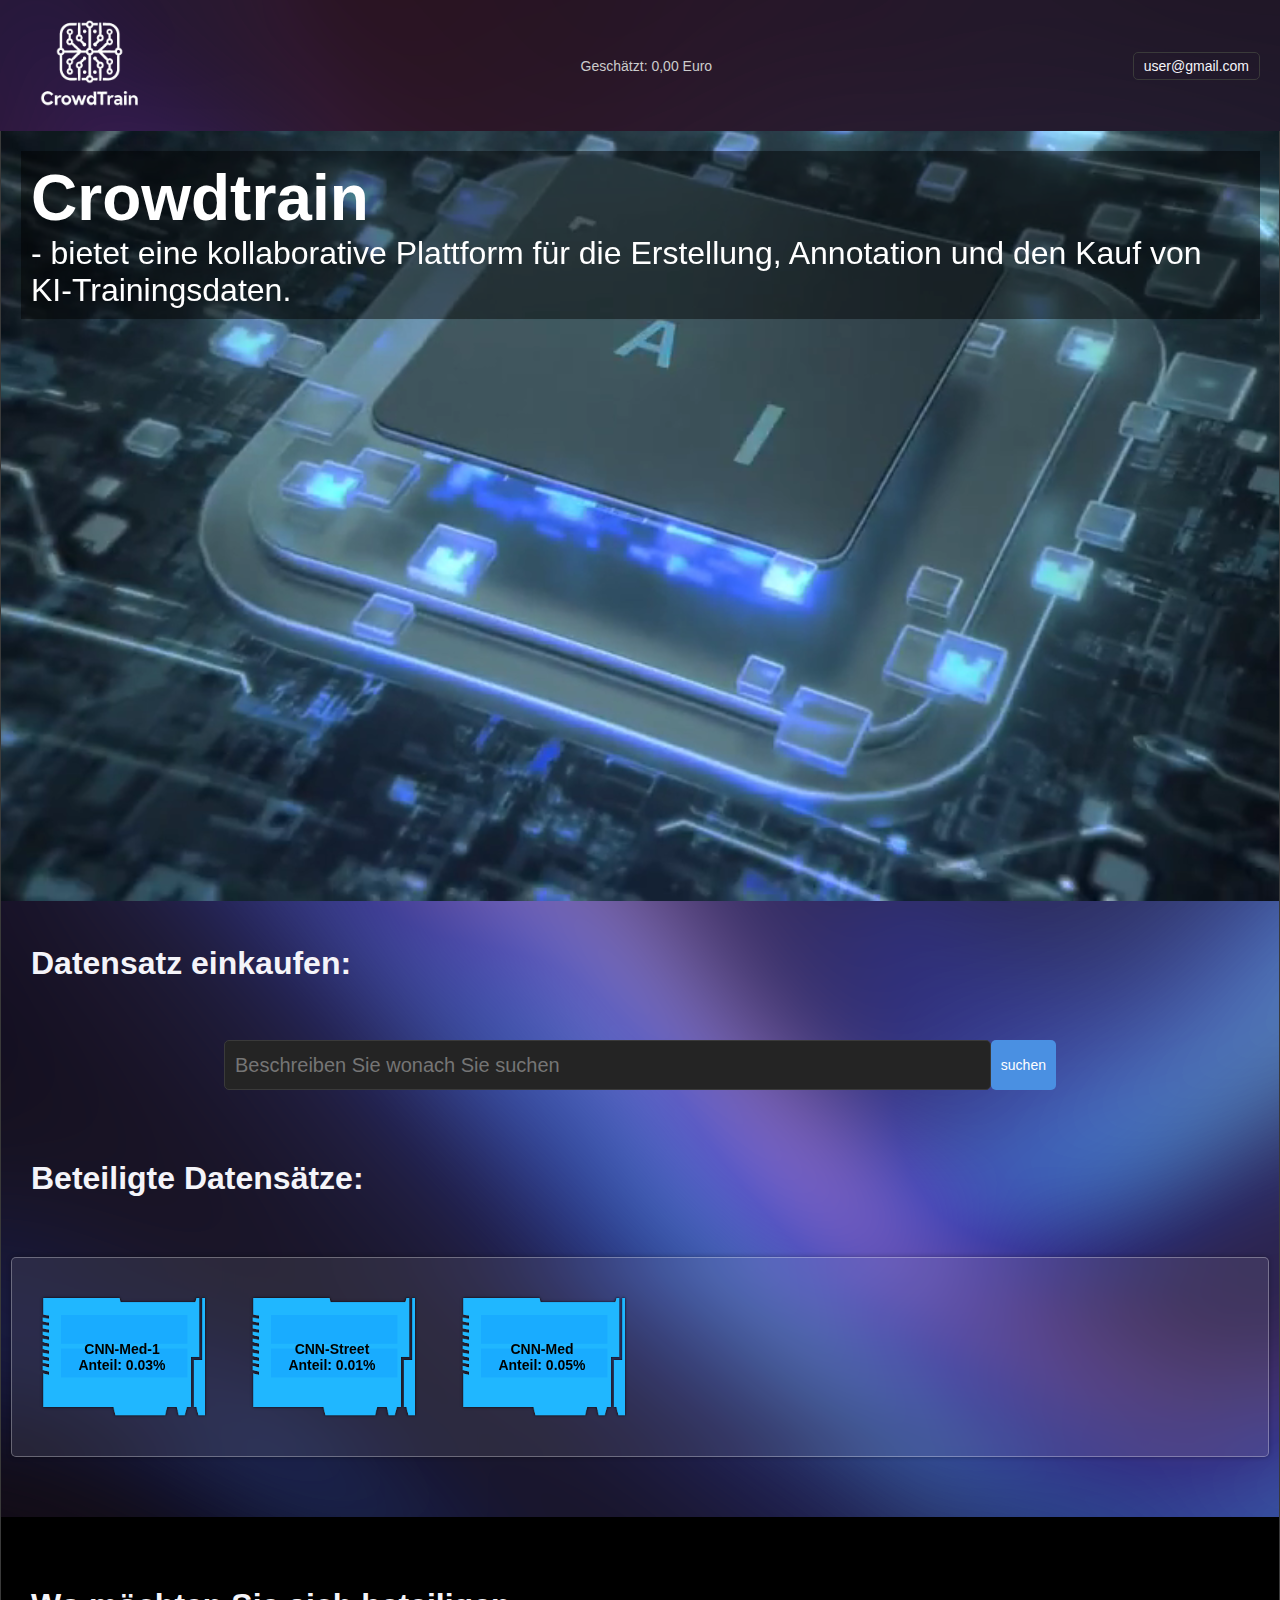
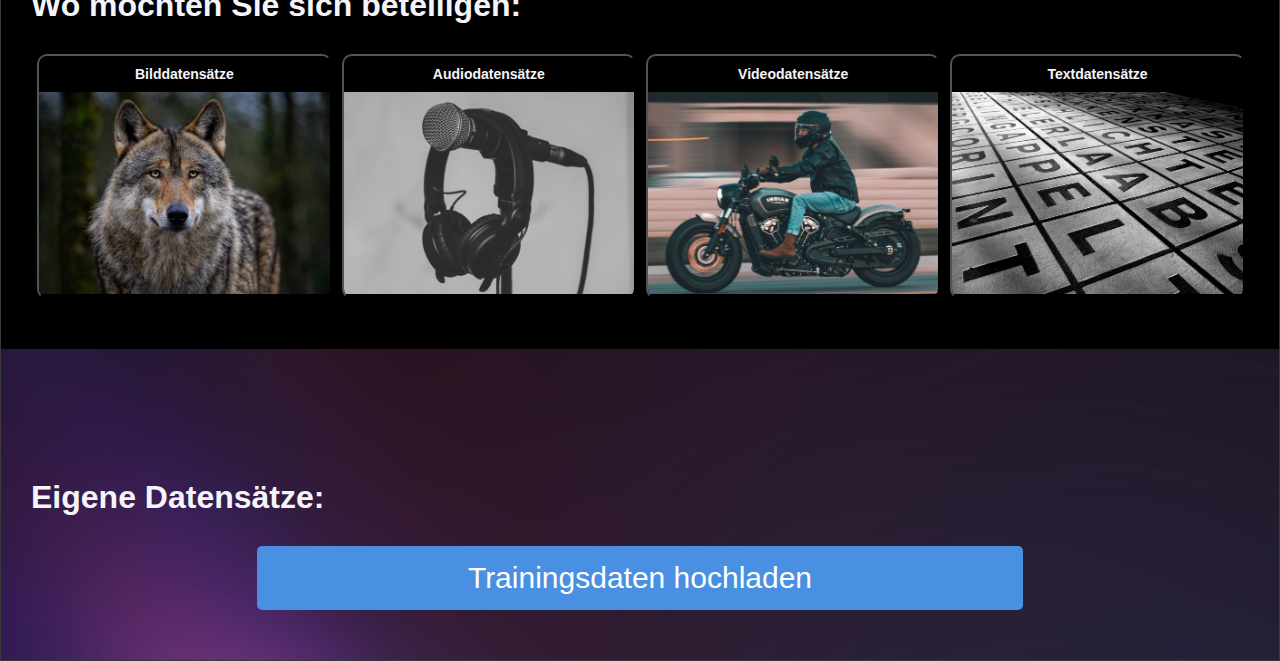
<file: main.html>
<!DOCTYPE html>
<html lang="de">
<head>
    <meta charset="UTF-8">
    <meta name="viewport" content="width=device-width, initial-scale=1.0">
    <title>CrowdTrain Dashboard</title>
    <link rel="stylesheet" href="main.css">
</head>
<body>
    <div class="dashboard-container">

        <!-- Header -->
        <div class="header">
            <div class="logo">
                <img src="rsc/logo.png" alt="Logo" width="100">
            </div>
            <div class="balance">Geschätzt: 0,00 Euro</div>
            <div class="user-info">user@gmail.com</div>
        </div>
        <div class="maintitle">
            <h1>Crowdtrain</h1> 
            - bietet eine kollaborative Plattform für die Erstellung, Annotation und den Kauf von KI-Trainingsdaten.
        </div>

        <video autoplay muted loop id="backgroundVideo">
            <source src="rsc/Crowdtrain.mp4" type="video/mp4">
            Your browser does not support the video tag.
        </video>
        <!-- Search Section -->
        <div class="search-section">

            <h3>Datensatz einkaufen:</h3>
            <br>
            <div>
                <input type="text" placeholder="Beschreiben Sie wonach Sie suchen">
                <button>suchen</button>
            </div>
            
        </div>

        <!-- Beteilige Datensätze -->
        <div class="dataset-section">
            <h3>Beteiligte Datensätze:</h3>
            <div class="dataset-list">
                <button class="dataset">
                    <img src="rsc/Folder.png" alt="Folder Icon">
                    <div class="text-overlay">CNN-Med-1<br> Anteil: 0.03%</div>
                </button>
                <button class="dataset">
                    <img src="rsc/Folder.png" alt="Folder Icon">
                    <div class="text-overlay">CNN-Street<br> Anteil: 0.01%</div>
                </button>
                <button class="dataset">
                    <img src="rsc/Folder.png" alt="Folder Icon">
                    <div class="text-overlay">CNN-Med<br> Anteil: 0.05%</div>
                </button>
            </div>
        </div>

        <!-- Participation Options -->
        <div class="participation-section">
            <h3>Wo möchten Sie sich beteiligen:</h3>
            <div class="participation-options">
                <button>
                    <div>Bilddatensätze</div>
                    <img src="rsc/photo.png" alt="Bild Icon">
                    
                </button>
                <button>
                    <div>Audiodatensätze</div>
                    <img src="rsc/sound.png" alt="Audio Icon">
                    
                </button>
                <button>
                    <div>Videodatensätze</div>
                    <img src="rsc/video.png" alt="Video Icon">
                    
                </button>
                <button>
                    <div>Textdatensätze</div>
                    <img src="rsc/text.png" alt="Text Icon">
                    
                </button>
            </div>
        </div>

        <!-- Upload Section -->
        <div class="upload-section">
            <h3>Eigene Datensätze:</h3>
            <button>Trainingsdaten hochladen</button>
        </div>
    </div>
</body>
</html>
</file>
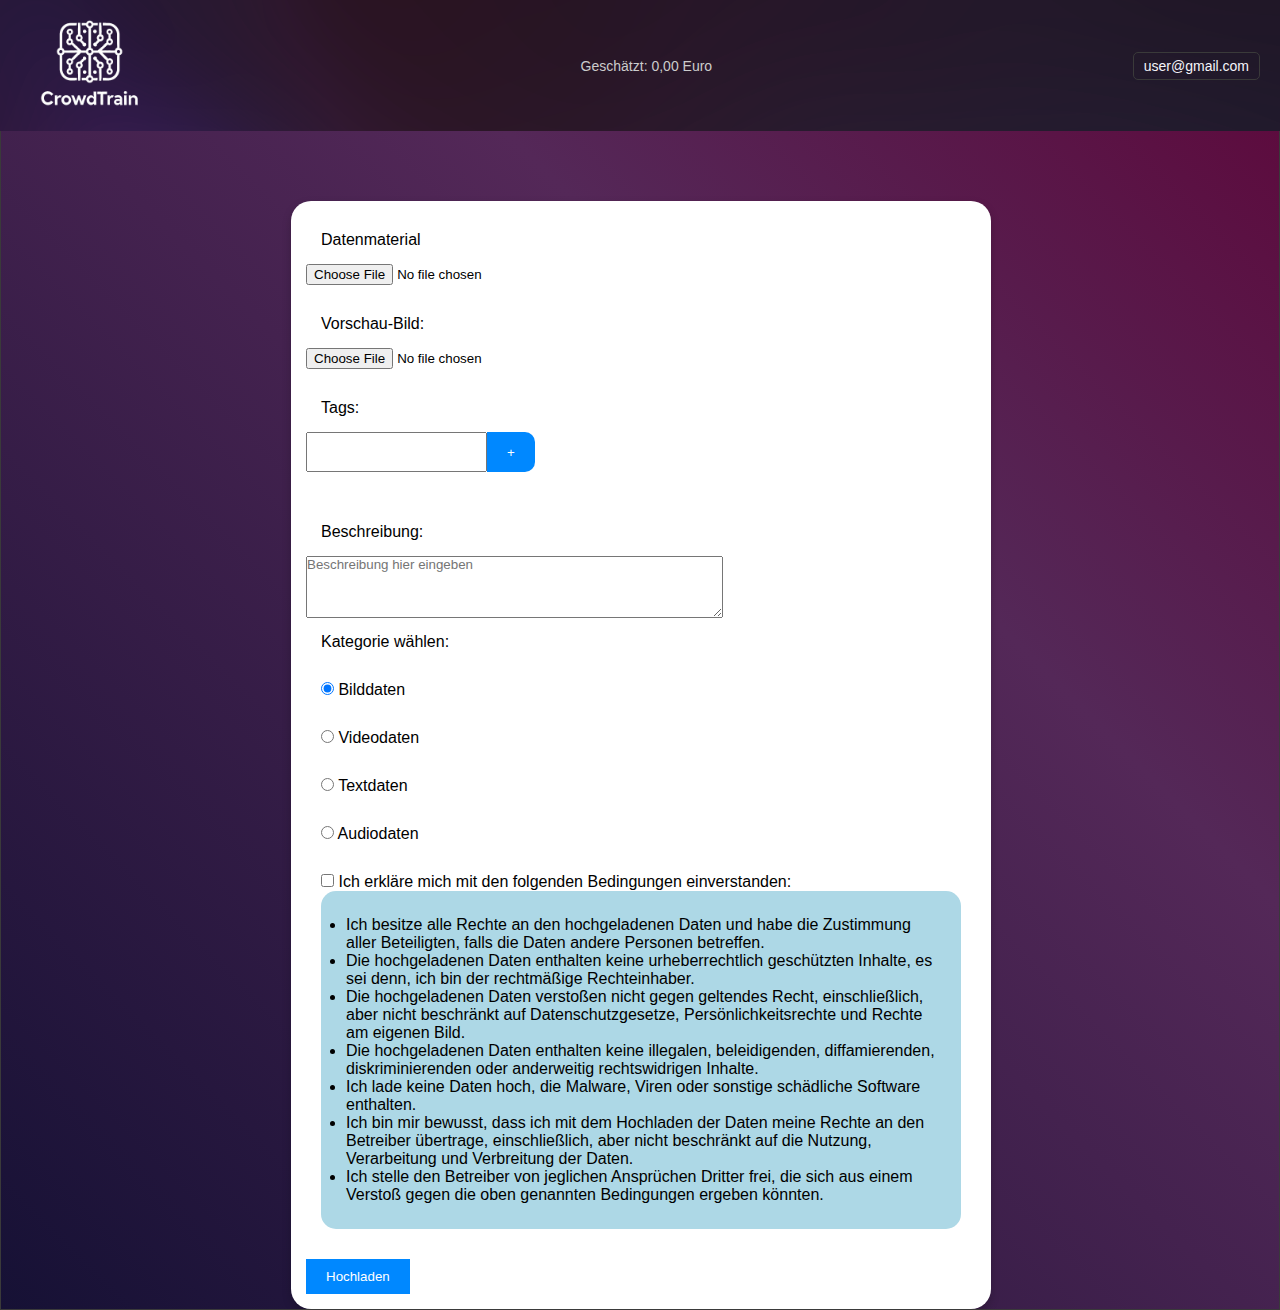
<file: upload.html>
<!DOCTYPE html>
<html lang="en">
<head>
    <meta charset="UTF-8">
    <meta name="viewport" content="width=device-width, initial-scale=1.0">
    <title>Upload</title>
    <link rel="stylesheet" href="main.css">
    <link rel="stylesheet" href="pageNorm.css">
</head>
<body>
    <div class="dashboard-container">
        <div class="header">
            <div class="logo">
                <img src="rsc/logo.png" alt="Logo" width="100">
            </div>
            <div class="balance">Geschätzt: 0,00 Euro</div>
            <div class="user-info">user@gmail.com</div>
        </div>
        <div class="contentNorm">
            <form id="uploadForm">
                
                <label for="fileUpload">Datenmaterial</label>
                <input type="file" id="fileUpload" accept="*"><br><br>

                <label for="ImgUpload">Vorschau-Bild:</label>
                <input type="file" id="ImgUpload" accept="image/*"><br><br>
                <div id="imgPreviewContainer"></div>
                <br><br>

                <label for="tagInput">Tags:</label>
                <input type="text" id="tagInput">
                <button class="btnTag">+</button>
                <br>
                <br>
                <div id="tags"></div>
                <input type="text" style="display: none;" id="hiddenTags">
                <br>
                <br>
                <label for="description">Beschreibung:</label><br>
                <textarea id="description" rows="4" cols="50" placeholder="Beschreibung hier eingeben"></textarea><br><br>
            
                <label>Kategorie wählen:</label><br>
                
                <label for="category_image">
                    <input type="radio" id="category_image" name="category" value="image" checked>
                    Bilddaten
                </label>
                <label for="category_video">
                    <input type="radio" id="category_video" name="category" value="video">
                    Videodaten
                </label>
                <label for="category_text">
                    <input type="radio" id="category_text" name="category" value="text">
                    Textdaten
                </label>
                <label for="category_music">
                    <input type="radio" id="category_music" name="category" value="music">
                    Audiodaten
                </label>
                
            
                <label>
                    <input type="checkbox" id="agreement">
                    Ich erkläre mich mit den folgenden Bedingungen einverstanden:
                    <ul>
                        <li>Ich besitze alle Rechte an den hochgeladenen Daten und habe die Zustimmung aller Beteiligten, falls die Daten andere Personen betreffen.</li>
                        <li>Die hochgeladenen Daten enthalten keine urheberrechtlich geschützten Inhalte, es sei denn, ich bin der rechtmäßige Rechteinhaber.</li>
                        <li>Die hochgeladenen Daten verstoßen nicht gegen geltendes Recht, einschließlich, aber nicht beschränkt auf Datenschutzgesetze, Persönlichkeitsrechte und Rechte am eigenen Bild.</li>
                        <li>Die hochgeladenen Daten enthalten keine illegalen, beleidigenden, diffamierenden, diskriminierenden oder anderweitig rechtswidrigen Inhalte.</li>
                        <li>Ich lade keine Daten hoch, die Malware, Viren oder sonstige schädliche Software enthalten.</li>
                        <li>Ich bin mir bewusst, dass ich mit dem Hochladen der Daten meine Rechte an den Betreiber übertrage, einschließlich, aber nicht beschränkt auf die Nutzung, Verarbeitung und Verbreitung der Daten.</li>
                        <li>Ich stelle den Betreiber von jeglichen Ansprüchen Dritter frei, die sich aus einem Verstoß gegen die oben genannten Bedingungen ergeben könnten.</li>
                    </ul>
                </label>
                <p class="error" id="error">Sie müssen der Einverständniserklärung zustimmen, um fortzufahren.</p>
                <br><br>
            
                <button class="submit" type="submit">Hochladen</button>
            </form>
        </div>

    </div>
</body>
</html>
<script>
    document.addEventListener("DOMContentLoaded", function () {
        const imgUpload = document.getElementById("ImgUpload");
        const imgPreviewContainer = document.getElementById("imgPreviewContainer");
        const tagInput = document.getElementById("tagInput");
        const addButton = document.querySelector(".btnTag");
        const tagsContainer = document.getElementById("tags");
        const hiddenTags = document.getElementById("hiddenTags");
        const uploadForm = document.getElementById("uploadForm");

        // Vorschau eines Bildes anzeigen
        imgUpload.addEventListener("change", function (event) {
            const file = event.target.files[0];
            if (file && file.type.startsWith("image/")) {
                const imgPreview = document.createElement("img");
                imgPreview.src = URL.createObjectURL(file);
                imgPreview.style.maxWidth = "150px";
                imgPreview.style.maxHeight = "150px";
                imgPreview.style.marginTop = "10px";
                imgPreview.style.border = "1px solid #000";

                // Alte Vorschau entfernen, falls vorhanden
                imgPreviewContainer.innerHTML = ""; // Leert den Container
                imgPreviewContainer.appendChild(imgPreview);
            }
        });

        // Tags hinzufügen
        addButton.addEventListener("click", function (event) {
            event.preventDefault(); // Verhindert das Neuladen der Seite
            const tagText = tagInput.value.trim();

            if (tagText !== "") {
                const tagSpan = document.createElement("span");
                tagSpan.textContent = tagText;
                tagSpan.className = "tag";
                tagSpan.style.margin = "5px";
                tagSpan.style.padding = "5px";
                tagSpan.style.borderRadius = "5px";
                tagSpan.style.cursor = "pointer";

                // Tag entfernen, wenn darauf geklickt wird
                tagSpan.addEventListener("click", function () {
                    tagsContainer.removeChild(tagSpan);
                    updateHiddenTags();
                });

                tagsContainer.appendChild(tagSpan);
                tagInput.value = ""; // Leert das Eingabefeld
                updateHiddenTags();
            }
        });

        // Aktualisiert das versteckte Feld mit allen Tags
        function updateHiddenTags() {
            const tagElements = tagsContainer.querySelectorAll(".tag");
            const tagValues = Array.from(tagElements).map(tag => tag.textContent);
            hiddenTags.value = tagValues.join(",");
        }

        // Upload verhindern, wenn Bedingungen nicht akzeptiert wurden
        uploadForm.addEventListener("submit", function (event) {
            const agreement = document.getElementById("agreement");
            const error = document.getElementById("error");

            if (!agreement.checked) {
                event.preventDefault();
                error.style.display = "block";
            } else {
                error.style.display = "none";
            }
        });
    });

</script>
</file>
<file: main.css>
/* Grundlegendes Styling */
* {
    margin: 0;
    padding: 0;
    box-sizing: border-box;
    font-family: Arial, sans-serif;
}

body {
    color: #f4f4f9;
    height: 100vh;
    margin: 0;
    padding: 0;
    overflow-x: hidden;
}

.dashboard-container {
    width: 100%;
    max-width: 100vw;
    background: url("rsc/Background2.png");
    border: 1px solid #3a3a3a;
    margin-top: 0;
    overflow-x: hidden;
    
}

.logo{
 padding: 20px;   
}

.header {
    position: fixed;
    display: flex;
    justify-content: space-between;
    align-items: center;
    padding: 0px 20px;
    width: 100%;
    background: url("rsc/Background2.png");
    margin: -1px;
    z-index: 2;
}

.header .balance {
    font-size: 14px;
    color: #cccccc;
}

.header .user-info {
    background-color: transparent;
    border: 1px solid #3a3a3a;
    padding: 5px 10px;
    border-radius: 5px;
    font-size: 14px;
    color: #f4f4f9;
}

.search-section {

    h3{
        padding: 40px 30px;
        font-size: 2em;

    }
    div{
        display: flex;
        justify-content: center;
    }
}

.search-section input[type="text"] {
    padding: 10px;
    font-size: 20px;
    border: 1px solid #3a3a3a;
    border-radius: 5px;
    background-color: #242424;
    color: #ffffff;
    width: 60%;
    height: 50px;
}

.search-section button {
    padding: 10px;
    font-size: 14px;
    background-color: #4A90E2;
    color: white;
    border: none;
    border-radius: 5px;
    cursor: pointer;
}


.dataset-section {
    margin: 20px 0;
    flex-grow: 1;
    overflow: hidden;
}

.dataset-section h3 {
    font-size: 2em;
    padding: 50px 30px;
    margin-bottom: 10px;
}

/* Dataset List Styling with horizontal scroll */
.dataset-list {
    margin: 10px;
    display: flex;
    gap: 10px;
    background-color: #ffffff15;
    padding: 10px;
    overflow-x: auto;
    overflow-y: hidden;
    max-height: 200px;
    min-height: 120px;
    height: 30vw;
    border-radius: 5px;
    backdrop-filter: blur(20px);
    border: 1px rgba(255, 255, 255, 0.307) solid;
    box-shadow: 0px 0px 5px rgba(0, 0, 0, 0.297);
}

.dataset-list::-webkit-scrollbar {
    height: 8px;
}

.dataset-list::-webkit-scrollbar-track {
    background: #2e2e2e;
}

.dataset-list::-webkit-scrollbar-thumb {
    background-color: #4A90E2;
    border-radius: 10px;
}

.dataset {
    position: relative;
    background: none;
    border: none;
    font-size: 14px;
    text-align: center;
    width: 200px;
    min-width: 150px;
    padding: 0px 10px;
    display: flex;
    flex-direction: column;
    justify-content: center;
    align-items: center;
    cursor: pointer;
}

.dataset img {
    max-width: 100%;
    border-radius: 5px;
}

.dataset .text-overlay {
    position: absolute;
    top: 0;
    left: 0;
    width: 100%;
    height: 100%;
    display: flex;
    justify-content: center;
    align-items: center;
    color: black;
    font-weight: bold;
    border-radius: 5px;
}

/* Participation Options */
.participation-section {

    max-width: 100vw;
    margin-top: 50px;
    background-color: black;
    padding-top: 50px;
    padding-bottom: 50px;
    
}

.participation-section h3 {
    font-size: 2em;
    padding: 20px 30px;
}

.participation-options {
    width: 100vw;
    display: flex;
    gap: 10px;
    justify-content: center;
    flex-wrap: wrap
}

.participation-options button {
    background-color: black;
    border: solid 1 white;
    color: #f4f4f9;
    border-radius: 10px;
    overflow: hidden;
    font-size: 14px;
    cursor: pointer;
    width: 23vw;
    max-width: 400px;
    min-width: 200px;
    margin-top: 10px;
    div{
        margin: 10px;
        font-weight: bold;
    }
    

}

.participation-options img {
    width: 100%;
    height: auto;
}

.upload-section {
    margin-top: 100px;

    h3{
        padding: 30px;   
        font-size: 2em; 
    }
}

.upload-section button {
    width: 60%;
    padding: 15px;
    font-size: 30px;
    background-color: #4A90E2;
    color: white;
    border: none;
    border-radius: 5px;
    cursor: pointer;
    margin-left: 20%;
    margin-bottom: 50px;
}

#backgroundVideo{

    top: 0;
    left: 0;
    width: 100%;
    height: 100vh;
    object-fit: cover;
    z-index: 1;

    
}

.maintitle{
    position: absolute;
    background-color: rgba(0, 0, 0, 0.456);
    color: white;
    font-size: 2em;
    margin-top: 150px;
    margin-left: 20px;
    margin-right: 20px;
    z-index: 0;
    padding: 10px;
}
</file>
<file: pageNorm.css>
.contentNorm {
    background: linear-gradient(-135deg, rgb(94, 7, 58) 0%, rgb(84, 40, 88) 35%, rgb(22, 17, 53) 100%);
    width: 100vw;
    overflow: hidden; /* Verhindert unnötige Scrollleisten */
    display: flex;
    justify-content: center;
    align-items: center; /* Zentriert den Inhalt vertikal und horizontal */
}

form {
    margin-top: 200px;
    position: relative;
    display: flex;
    flex-wrap: wrap;
    max-width: 700px;
    width: 90%; /* Sorgt dafür, dass das Formular auf kleinen Bildschirmen passt */
    padding: 15px;
    background-color: white;
    border-radius: 20px;
    box-shadow: 0 4px 10px rgba(0, 0, 0, 0.2); /* Optional: Für einen ansprechenderen Look */
    color: black;
    
}

ul {
    background-color: lightblue;
    width: 100%;
    position: relative;
    padding: 25px;
    border-radius: 15px;
}



label {
    position: relative;
    width: 100%;
    padding: 15px;
    cursor: pointer; /* Zeigt an, dass das Label klickbar ist */
}

button {
    flex-wrap: wrap;
    margin-top: 15px;
    padding: 10px 20px;
    background-color:rgb(0, 136, 255);
    color: white;
    border: none;
    cursor: pointer;
    transition: background-color 0.3s ease;
}

button:hover {
    background-color: rgb(132, 0, 255);
}

.error{
    color: red;
    display: none;
    width: 100%;
}

#tagInput {
    height: 40px;
    
}

.btnTag{
    height: 40px;
    margin-top: 0;
    border-radius: 0px 10px 10px 0px;
}

#tags{
    width: 100%;
    flex-wrap: wrap;
    align-items: center;
    justify-content: center;
    display: flex;

    span{
        background-color: lightskyblue;
        color: white;
    }
    span:hover{
        background-color: red;
        color: white;
    }
}
</file>
